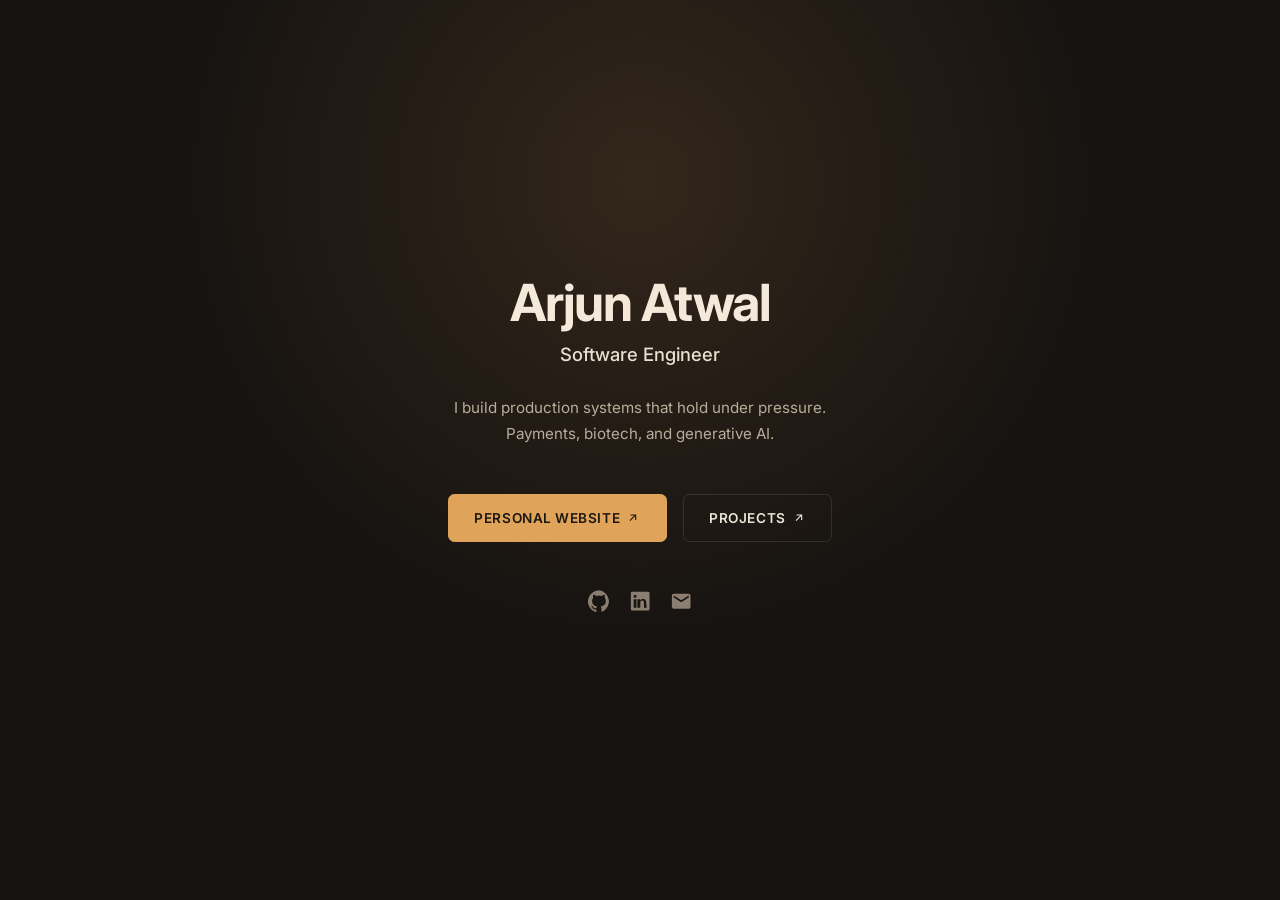
<file: index.html>
<!doctype html>
<html lang="en">
<head>
  <meta charset="utf-8">
  <meta name="viewport" content="width=device-width, initial-scale=1">
  <title>Arjun Atwal</title>
  <meta name="description" content="Arjun Atwal — software engineer building production systems across payments, biotech, and generative AI.">
  <link rel="preconnect" href="https://fonts.googleapis.com">
  <link rel="preconnect" href="https://fonts.gstatic.com" crossorigin>
  <link href="https://fonts.googleapis.com/css2?family=Inter:wght@400;500;600;700&display=swap" rel="stylesheet">
  <style>
    :root {
      --bg: #161311;
      --ink: #ece6dc;
      --ink-bright: #f7f1e8;
      --muted: #b8ada0;
      --faint: #8a7e72;
      --line: rgba(236, 230, 220, 0.12);
      --accent: #e0a45a;
      --accent-dim: rgba(224, 164, 90, 0.12);
      --spot: rgba(224, 164, 90, 0.14);
      --font: "Inter", system-ui, sans-serif;
      --ease: cubic-bezier(0.4, 0, 0.2, 1);
    }

    *, *::before, *::after { box-sizing: border-box; }

    html { scroll-behavior: smooth; }

    body {
      margin: 0;
      min-height: 100vh;
      font-family: var(--font);
      font-size: 1rem;
      line-height: 1.7;
      color: var(--muted);
      background: var(--bg);
      -webkit-font-smoothing: antialiased;
      display: flex;
      align-items: center;
      justify-content: center;
    }

    body::before {
      content: "";
      pointer-events: none;
      position: fixed;
      inset: 0;
      z-index: 30;
      background: radial-gradient(
        600px circle at var(--spot-x, 50%) var(--spot-y, 20%),
        var(--spot),
        transparent 80%
      );
    }

    a {
      color: var(--ink);
      text-decoration: none;
      transition: color 0.2s var(--ease);
    }

    a:hover { color: var(--accent); }

    a:focus-visible {
      outline: 2px solid var(--accent);
      outline-offset: 3px;
    }

    h1, h2, h3 {
      color: var(--ink-bright);
      letter-spacing: -0.025em;
      line-height: 1.2;
      margin: 0;
    }

    p { margin: 0; }

    .landing {
      position: relative;
      z-index: 1;
      text-align: center;
      padding: 4rem 1.5rem;
      max-width: 600px;
      width: 100%;
    }

    .landing h1 {
      font-size: clamp(2.4rem, 5vw, 3.2rem);
      font-weight: 700;
      letter-spacing: -0.03em;
      color: var(--ink-bright);
      margin-bottom: 0.4rem;
    }

    .landing .role {
      font-size: 1.15rem;
      font-weight: 500;
      color: var(--ink);
      margin-bottom: 1.5rem;
    }

    .landing .lede {
      color: var(--muted);
      max-width: 28rem;
      margin: 0 auto 3rem;
      font-size: 0.95rem;
    }

    .btn-group {
      display: flex;
      gap: 1rem;
      justify-content: center;
      flex-wrap: wrap;
    }

    .btn {
      display: inline-flex;
      align-items: center;
      gap: 0.4rem;
      padding: 0.7rem 1.6rem;
      border-radius: 0.4rem;
      font-family: var(--font);
      font-size: 0.85rem;
      font-weight: 600;
      letter-spacing: 0.04em;
      text-transform: uppercase;
      transition: background 0.2s var(--ease), color 0.2s var(--ease), box-shadow 0.2s var(--ease), border-color 0.2s var(--ease);
      cursor: pointer;
    }

    .btn-primary {
      background: var(--accent);
      color: var(--bg);
      border: 1px solid var(--accent);
    }

    .btn-primary:hover {
      background: transparent;
      color: var(--accent);
    }

    .btn-outline {
      background: transparent;
      color: var(--ink);
      border: 1px solid var(--line);
    }

    .btn-outline:hover {
      border-color: var(--accent);
      color: var(--accent);
      box-shadow: 0 0 0 1px rgba(224, 164, 90, 0.08);
    }

    .btn svg {
      width: 0.85rem;
      height: 0.85rem;
      stroke: currentColor;
      fill: none;
      stroke-width: 2;
      transition: transform 0.2s var(--ease);
    }

    .btn:hover svg {
      transform: translate(0.1rem, -0.1rem);
    }

    .socials {
      display: flex;
      align-items: center;
      justify-content: center;
      gap: 1.15rem;
      margin-top: 3rem;
      list-style: none;
      padding: 0;
    }

    .socials a {
      color: var(--faint);
      display: flex;
    }

    .socials a:hover,
    .socials a:focus-visible {
      color: var(--ink-bright);
    }

    .socials svg {
      width: 1.4rem;
      height: 1.4rem;
      fill: currentColor;
    }

    @media (max-width: 480px) {
      .landing h1 { font-size: 2rem; }
      .btn-group { flex-direction: column; align-items: center; }
      .btn { width: 100%; justify-content: center; }
    }

    @media (prefers-reduced-motion: reduce) {
      html { scroll-behavior: auto; }
      body::before { display: none; }
    }
  </style>
</head>
<body>

<div class="landing">
  <h1>Arjun Atwal</h1>
  <p class="role">Software Engineer</p>
  <p class="lede">I build production systems that hold under pressure. Payments, biotech, and generative AI.</p>
  <div class="btn-group">
    <a class="btn btn-primary" href="https://arjun-atwal.me/Personal-Website/">
      Personal Website <svg viewBox="0 0 24 24" aria-hidden="true"><path d="M7 17 17 7M8 7h9v9"/></svg>
    </a>
    <a class="btn btn-outline" href="https://arjun-atwal.me/projects/">
      Projects <svg viewBox="0 0 24 24" aria-hidden="true"><path d="M7 17 17 7M8 7h9v9"/></svg>
    </a>
  </div>
  <ul class="socials">
    <li>
      <a href="https://github.com/JustaShadow2" target="_blank" rel="noopener noreferrer" aria-label="GitHub">
        <svg viewBox="0 0 24 24" aria-hidden="true"><path d="M12 .3a12 12 0 0 0-3.8 23.4c.6.1.8-.3.8-.6v-2.1c-3.3.7-4-1.6-4-1.6-.5-1.3-1.3-1.7-1.3-1.7-1.1-.7.1-.7.1-.7 1.2.1 1.8 1.2 1.8 1.2 1.1 1.8 2.8 1.3 3.5 1 .1-.8.4-1.3.8-1.6-2.7-.3-5.5-1.3-5.5-6a4.7 4.7 0 0 1 1.2-3.2 4.3 4.3 0 0 1 .1-3.2s1-.3 3.3 1.2a11.4 11.4 0 0 1 6 0C16.8 4.7 17.8 5 17.8 5c.5 1.3.2 2.3.1 3.2a4.7 4.7 0 0 1 1.2 3.2c0 4.7-2.8 5.7-5.5 6 .4.3.8 1 .8 2.1v3.1c0 .3.2.7.8.6A12 12 0 0 0 12 .3Z"/></svg>
      </a>
    </li>
    <li>
      <a href="https://www.linkedin.com/in/arjun-atwal-852a90241/" target="_blank" rel="noopener noreferrer" aria-label="LinkedIn">
        <svg viewBox="0 0 24 24" aria-hidden="true"><path d="M20.5 2h-17A1.5 1.5 0 0 0 2 3.5v17A1.5 1.5 0 0 0 3.5 22h17a1.5 1.5 0 0 0 1.5-1.5v-17A1.5 1.5 0 0 0 20.5 2ZM8 19H5v-9h3ZM6.5 8.4A1.7 1.7 0 1 1 8.2 6.7 1.7 1.7 0 0 1 6.5 8.4ZM19 19h-3v-4.7c0-1.3 0-3-1.8-3s-2.1 1.4-2.1 2.9V19H9v-9h2.9v1.3a3.2 3.2 0 0 1 2.9-1.6c3.1 0 3.7 2 3.7 4.7Z"/></svg>
      </a>
    </li>
    <li>
      <a href="mailto:atwalarjun@icloud.com" aria-label="Email">
        <svg viewBox="0 0 24 24" aria-hidden="true"><path d="M20 4H4a2 2 0 0 0-2 2v12a2 2 0 0 0 2 2h16a2 2 0 0 0 2-2V6a2 2 0 0 0-2-2Zm0 4-8 5L4 8V6l8 5 8-5Z"/></svg>
      </a>
    </li>
  </ul>
</div>

<script>
  const reduceMotion = window.matchMedia("(prefers-reduced-motion: reduce)").matches;
  if (!reduceMotion) {
    window.addEventListener("pointermove", (e) => {
      document.body.style.setProperty("--spot-x", `${e.clientX}px`);
      document.body.style.setProperty("--spot-y", `${e.clientY}px`);
    }, { passive: true });
  }
</script>
</body>
</html>
</file>
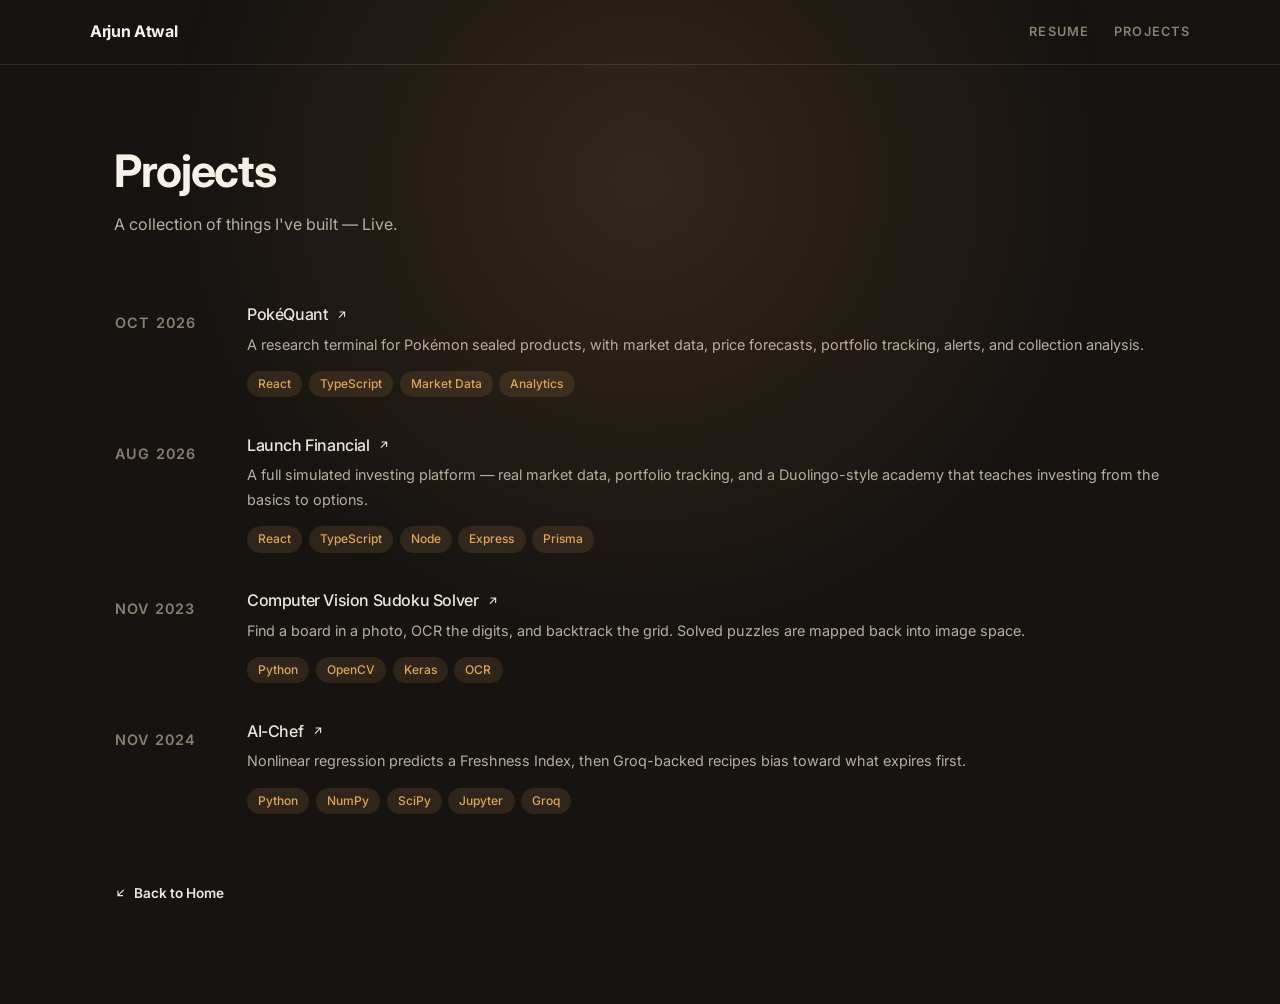
<file: projects/index.html>
<!doctype html>
<html lang="en">
<head>
  <meta charset="utf-8">
  <meta name="viewport" content="width=device-width, initial-scale=1">
  <title>Projects - Arjun Atwal</title>
  <meta name="description" content="Projects by Arjun Atwal — computer vision, AI tools, and more.">
  <link rel="preconnect" href="https://fonts.googleapis.com">
  <link rel="preconnect" href="https://fonts.gstatic.com" crossorigin>
  <link href="https://fonts.googleapis.com/css2?family=Inter:wght@400;500;600;700&display=swap" rel="stylesheet">
  <style>
    :root {
      --bg: #161311;
      --ink: #ece6dc;
      --ink-bright: #f7f1e8;
      --muted: #b8ada0;
      --faint: #8a7e72;
      --line: rgba(236, 230, 220, 0.12);
      --accent: #e0a45a;
      --accent-dim: rgba(224, 164, 90, 0.12);
      --spot: rgba(224, 164, 90, 0.14);
      --font: "Inter", system-ui, sans-serif;
      --ease: cubic-bezier(0.4, 0, 0.2, 1);
    }

    *, *::before, *::after { box-sizing: border-box; }

    html { scroll-behavior: smooth; }

    body {
      margin: 0;
      min-height: 100vh;
      font-family: var(--font);
      font-size: 1rem;
      line-height: 1.7;
      color: var(--muted);
      background: var(--bg);
      -webkit-font-smoothing: antialiased;
    }

    body::before {
      content: "";
      pointer-events: none;
      position: fixed;
      inset: 0;
      z-index: 30;
      background: radial-gradient(
        600px circle at var(--spot-x, 50%) var(--spot-y, 20%),
        var(--spot),
        transparent 80%
      );
    }

    a {
      color: var(--ink);
      text-decoration: none;
      transition: color 0.2s var(--ease);
    }

    a:hover { color: var(--accent); }

    a:focus-visible {
      outline: 2px solid var(--accent);
      outline-offset: 3px;
    }

    h1, h2, h3 {
      color: var(--ink-bright);
      letter-spacing: -0.025em;
      line-height: 1.2;
      margin: 0;
    }

    p { margin: 0; }

    ul { margin: 0; padding: 0; }

    .header {
      position: sticky;
      top: 0;
      z-index: 20;
      padding: 0 1.5rem;
      background: rgba(22, 19, 17, 0.88);
      backdrop-filter: blur(12px);
      border-bottom: 1px solid var(--line);
    }

    .header-inner {
      max-width: 1100px;
      margin: 0 auto;
      display: flex;
      align-items: center;
      justify-content: space-between;
      height: 4rem;
    }

    .header .logo {
      font-weight: 700;
      font-size: 1rem;
      color: var(--ink-bright);
      letter-spacing: -0.02em;
    }

    .header nav {
      display: flex;
      gap: 1.5rem;
    }

    .header nav a {
      font-size: 0.8rem;
      font-weight: 600;
      letter-spacing: 0.1em;
      text-transform: uppercase;
      color: var(--faint);
    }

    .header nav a:hover {
      color: var(--ink-bright);
    }

    .page-intro {
      position: relative;
      z-index: 1;
      max-width: 1100px;
      margin: 0 auto;
      padding: 5rem 1.5rem 3rem;
    }

    .page-intro h1 {
      font-size: clamp(2rem, 4vw, 2.8rem);
      font-weight: 700;
      letter-spacing: -0.03em;
      margin-bottom: 0.75rem;
    }

    .page-intro p {
      font-size: 1rem;
      color: var(--muted);
      max-width: 36rem;
    }

    .projects-section {
      position: relative;
      z-index: 1;
      max-width: 1100px;
      margin: 0 auto;
      padding: 0 1.5rem 6rem;
    }

    .card-list {
      display: flex;
      flex-direction: column;
    }

    .card {
      position: relative;
      display: grid;
      grid-template-columns: 7rem 1fr;
      gap: 0.5rem 1.25rem;
      padding: 1.15rem 1.2rem;
      margin: 0 -1.2rem;
      border-radius: 0.5rem;
      border: 1px solid transparent;
      transition: background 0.15s var(--ease), border-color 0.15s var(--ease),
        opacity 0.15s var(--ease), box-shadow 0.15s var(--ease);
    }

    .card-list:hover .card {
      opacity: 0.5;
    }

    .card-list:hover .card:hover,
    .card-list:hover .card:focus-within {
      opacity: 1;
    }

    .card:hover,
    .card:focus-within {
      background: rgba(224, 164, 90, 0.05);
      border-color: var(--line);
      box-shadow: 0 0 0 1px rgba(224, 164, 90, 0.08),
        inset 0 1px 0 0 rgba(236, 230, 220, 0.06);
    }

    .when {
      font-size: 0.75rem;
      font-weight: 600;
      letter-spacing: 0.08em;
      text-transform: uppercase;
      color: var(--faint);
      padding-top: 0.35rem;
    }

    .card h3 {
      font-size: 1rem;
      font-weight: 500;
      color: var(--ink);
      margin-bottom: 0.5rem;
    }

    .card:hover h3,
    .card:focus-within h3 {
      color: var(--accent);
    }

    .card p {
      font-size: 0.9rem;
    }

    .card-link {
      position: relative;
      z-index: 1;
      color: inherit;
    }

    .card h3 .arrow {
      display: inline-block;
      width: 0.85rem;
      height: 0.85rem;
      margin-left: 0.25rem;
      vertical-align: -0.05rem;
      stroke: currentColor;
      fill: none;
      stroke-width: 2;
      transition: transform 0.2s var(--ease);
    }

    .card:hover h3 .arrow,
    .card:focus-within h3 .arrow {
      transform: translate(0.15rem, -0.15rem);
    }

    .pills {
      display: flex;
      flex-wrap: wrap;
      gap: 0.4rem;
      margin-top: 0.85rem;
      list-style: none;
    }

    .pills li {
      font-size: 0.75rem;
      font-weight: 500;
      color: var(--accent);
      background: var(--accent-dim);
      padding: 0.2rem 0.7rem;
      border-radius: 999px;
    }

    .back-link {
      display: inline-flex;
      align-items: center;
      gap: 0.4rem;
      margin-top: 3rem;
      font-weight: 600;
      font-size: 0.85rem;
      color: var(--ink);
    }

    .back-link:hover { color: var(--accent); }

    .back-link svg {
      width: 0.85rem;
      height: 0.85rem;
      stroke: currentColor;
      fill: none;
      stroke-width: 2;
    }

    @media (max-width: 768px) {
      .card {
        grid-template-columns: 1fr;
        gap: 0.35rem;
        margin-left: 0;
        margin-right: 0;
        padding-left: 0;
        padding-right: 0;
      }

      .card-list:hover .card {
        opacity: 1;
      }

      .header nav { gap: 1rem; }
      .header nav a { font-size: 0.7rem; }
    }

    @media (prefers-reduced-motion: reduce) {
      html { scroll-behavior: auto; }
      body::before { display: none; }
      .card, .card h3 .arrow { transition: none; }
    }
  </style>
</head>
<body>

<div class="header">
  <div class="header-inner">
    <a class="logo" href="https://arjun-atwal.me/">Arjun Atwal</a>
    <nav>
      <a href="https://arjun-atwal.me/Personal-Website/">Resume</a>
      <a href="https://arjun-atwal.me/projects/">Projects</a>
    </nav>
  </div>
</div>

<div class="page-intro">
  <h1>Projects</h1>
  <p>A collection of things I've built — Live.</p>
</div>

<section class="projects-section">
  <div class="card-list">

    <article class="card">
      <p class="when">Oct 2026</p>
      <div>
        <h3>
          <a class="card-link" href="https://arjun-atwal.me/projects/pokequant/">PokéQuant <svg class="arrow" viewBox="0 0 24 24" aria-hidden="true"><path d="M7 17 17 7M8 7h9v9"/></svg></a>
        </h3>
        <p>A research terminal for Pokémon sealed products, with market data, price forecasts, portfolio tracking, alerts, and collection analysis.</p>
        <ul class="pills">
          <li>React</li><li>TypeScript</li><li>Market Data</li><li>Analytics</li>
        </ul>
      </div>
    </article>

    <article class="card">
      <p class="when">Aug 2026</p>
      <div>
        <h3>
          <a class="card-link" href="https://arjun-atwal.me/projects/wealthsimple-clone/">Launch Financial <svg class="arrow" viewBox="0 0 24 24" aria-hidden="true"><path d="M7 17 17 7M8 7h9v9"/></svg></a>
        </h3>
        <p>A full simulated investing platform — real market data, portfolio tracking, and a Duolingo-style academy that teaches investing from the basics to options.</p>
        <ul class="pills">
          <li>React</li><li>TypeScript</li><li>Node</li><li>Express</li><li>Prisma</li>
        </ul>
      </div>
    </article>

    <article class="card">
      <p class="when">Nov 2023</p>
      <div>
        <h3>
          <a class="card-link" href="https://arjun-atwal.me/projects/sudoku-solver/">Computer Vision Sudoku Solver <svg class="arrow" viewBox="0 0 24 24" aria-hidden="true"><path d="M7 17 17 7M8 7h9v9"/></svg></a>
        </h3>
        <p>Find a board in a photo, OCR the digits, and backtrack the grid. Solved puzzles are mapped back into image space.</p>
        <ul class="pills">
          <li>Python</li><li>OpenCV</li><li>Keras</li><li>OCR</li>
        </ul>
      </div>
    </article>

    <article class="card">
      <p class="when">Nov 2024</p>
      <div>
        <h3>
          <a class="card-link" href="https://arjun-atwal.me/projects/chef-ai/">AI-Chef <svg class="arrow" viewBox="0 0 24 24" aria-hidden="true"><path d="M7 17 17 7M8 7h9v9"/></svg></a>
        </h3>
        <p>Nonlinear regression predicts a Freshness Index, then Groq-backed recipes bias toward what expires first.</p>
        <ul class="pills">
          <li>Python</li><li>NumPy</li><li>SciPy</li><li>Jupyter</li><li>Groq</li>
        </ul>
      </div>
    </article>

  </div>

  <a class="back-link" href="https://arjun-atwal.me/">
    <svg viewBox="0 0 24 24" aria-hidden="true"><path d="M17 7 7 17M16 17H7v-9"/></svg>
    Back to Home
  </a>
</section>

<script>
  const reduceMotion = window.matchMedia("(prefers-reduced-motion: reduce)").matches;
  if (!reduceMotion) {
    window.addEventListener("pointermove", (e) => {
      document.body.style.setProperty("--spot-x", `${e.clientX}px`);
      document.body.style.setProperty("--spot-y", `${e.clientY}px`);
    }, { passive: true });
  }
</script>
</body>
</html>
</file>
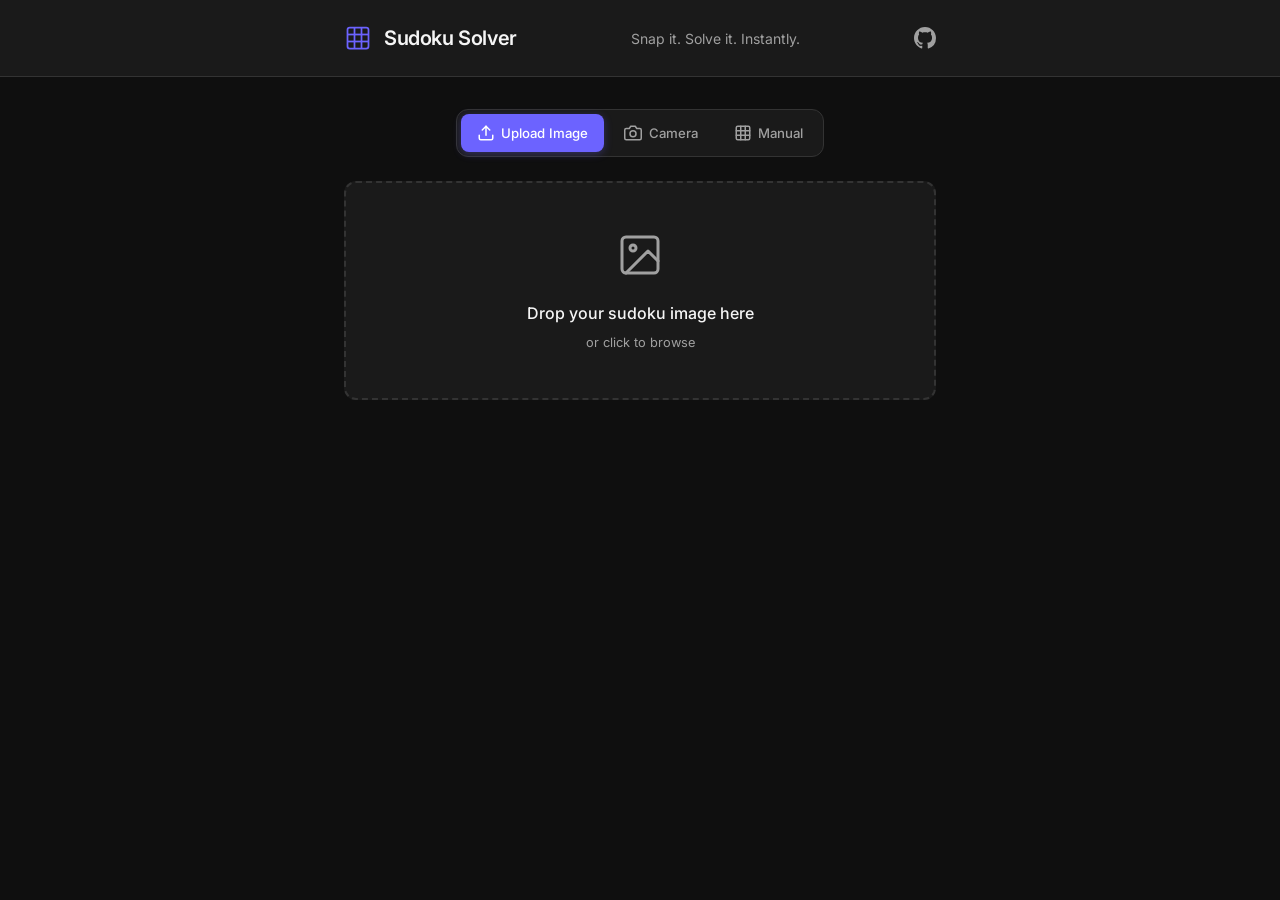
<file: projects/sudoku-solver/index.html>
<!DOCTYPE html>
<html lang="en">
  <head>
    <meta charset="UTF-8" />
    <link rel="icon" type="image/svg+xml" href="/vite.svg" />
    <meta name="viewport" content="width=device-width, initial-scale=1.0" />
    <title>Sudoku Solver</title>
    <link rel="preconnect" href="https://fonts.googleapis.com">
    <link rel="preconnect" href="https://fonts.gstatic.com" crossorigin>
    <link href="https://fonts.googleapis.com/css2?family=Inter:wght@300;400;500;600;700&display=swap" rel="stylesheet">
    <script type="module" crossorigin src="/projects/sudoku-solver/assets/index-CZgBfnoG.js"></script>
    <link rel="stylesheet" crossorigin href="/projects/sudoku-solver/assets/index-r355xOWj.css">
  </head>
  <body>
    <div id="root"></div>
  </body>
</html>
</file>
<file: projects/sudoku-solver/assets/index-r355xOWj.css>
.header{border-bottom:1px solid var(--border);background:var(--bg-secondary)}.header-content{justify-content:space-between;align-items:center;max-width:640px;margin:0 auto;padding:1.5rem;display:flex}.logo{align-items:center;gap:.75rem;display:flex}.logo svg{color:var(--accent)}.logo h1{letter-spacing:-.02em;font-size:1.25rem;font-weight:600}.tagline{color:var(--text-secondary);font-size:.875rem;font-weight:400}.github-link{color:var(--text-secondary);align-items:center;transition:color .2s;display:flex}.github-link:hover{color:var(--text-primary)}@media (width<=480px){.tagline{display:none}}.upload-container{width:100%}.dropzone{border:2px dashed var(--border);border-radius:var(--radius);cursor:pointer;background:var(--bg-secondary);flex-direction:column;align-items:center;gap:.75rem;padding:3rem 2rem;transition:all .2s;display:flex}.dropzone:hover,.dropzone.active{border-color:var(--accent);background:var(--accent-glow)}.dropzone-icon{color:var(--text-secondary);margin-bottom:.5rem}.dropzone:hover .dropzone-icon,.dropzone.active .dropzone-icon{color:var(--accent)}.dropzone-text{color:var(--text-primary);font-size:1rem;font-weight:500}.dropzone-hint{color:var(--text-secondary);font-size:.8rem}.preview-container{flex-direction:column;align-items:center;gap:1.25rem;display:flex}.preview-image{border-radius:var(--radius);border:1px solid var(--border);object-fit:contain;max-width:100%;max-height:360px}.preview-actions{gap:.75rem;display:flex}.webcam-container{width:100%}.camera-start{border:2px dashed var(--border);border-radius:var(--radius);background:var(--bg-secondary);flex-direction:column;align-items:center;gap:1rem;padding:3rem 2rem;display:flex}.camera-btn{align-items:center;gap:.5rem;display:flex}.camera-hint{color:var(--text-secondary);font-size:.85rem}.camera-error{color:var(--error);font-size:.85rem}.video-wrapper{border-radius:var(--radius);background:#000;position:relative;overflow:hidden}.video-feed{border-radius:var(--radius);width:100%;display:block}.video-overlay{pointer-events:none;justify-content:center;align-items:center;display:flex;position:absolute;inset:0}.guide-frame{aspect-ratio:1;border:2px solid #6c63ff99;border-radius:8px;width:70%;box-shadow:0 0 0 9999px #0000004d}.video-controls{justify-content:center;align-items:center;gap:1.5rem;display:flex;position:absolute;bottom:1rem;left:0;right:0}.capture-btn{background:#ffffff4d;border:3px solid #fff;border-radius:50%;justify-content:center;align-items:center;width:64px;height:64px;transition:all .15s;display:flex}.capture-btn:hover{background:#fff6;transform:scale(1.05)}.capture-btn-inner{background:#fff;border-radius:50%;width:48px;height:48px;transition:transform .15s}.capture-btn:active .capture-btn-inner{transform:scale(.9)}.board-wrapper{flex-direction:column;align-items:center;gap:1rem;display:flex}.board{background:var(--border);border:2px solid var(--text-secondary);border-radius:var(--radius-sm);aspect-ratio:1;grid-template-rows:repeat(9,minmax(0,1fr));grid-template-columns:repeat(9,minmax(0,1fr));gap:1px;width:100%;max-width:450px;display:grid;overflow:visible}.cell{background:var(--bg-secondary);justify-content:center;align-items:center;min-width:0;min-height:0;font-size:clamp(.75rem,2.5vw,1.125rem);font-weight:500;transition:background .15s;display:flex}.cell:hover{background:var(--bg-hover)}.cell-given{color:var(--text-primary);font-weight:700}.cell-solved{color:var(--accent);font-weight:500}.border-left{border-left:2px solid var(--text-secondary)}.border-top{border-top:2px solid var(--text-secondary)}.board-legend{color:var(--text-secondary);gap:1.5rem;font-size:.8rem;display:flex}.legend-item{align-items:center;gap:.4rem;display:flex}.legend-dot{border-radius:50%;width:10px;height:10px}.legend-dot.given{background:var(--text-primary)}.legend-dot.solved{background:var(--accent)}.editable-grid-wrapper{justify-content:center;width:100%;padding:0 .5rem;display:flex}.editable-grid{background:var(--border);border:2px solid var(--text-secondary);border-radius:var(--radius-sm);aspect-ratio:1;grid-template-rows:repeat(9,minmax(0,1fr));grid-template-columns:repeat(9,minmax(0,1fr));gap:1px;width:100%;max-width:450px;display:grid;overflow:visible}.grid-cell{background:var(--bg-secondary);width:100%;min-width:0;height:100%;min-height:0;color:var(--text-primary);text-align:center;border:none;outline:none;padding:0;font-family:Inter,monospace;font-size:clamp(.75rem,2.5vw,1.125rem);font-weight:600;transition:background .15s}.grid-cell:focus{background:var(--accent-glow);z-index:1;box-shadow:inset 0 0 0 2px var(--accent);position:relative}.grid-cell:hover:not(:focus):not(:disabled){background:var(--bg-hover)}.grid-cell:disabled{opacity:.7;cursor:not-allowed}.grid-cell.border-left{border-left:2px solid var(--text-secondary)}.grid-cell.border-top{border-top:2px solid var(--text-secondary)}.grid-cell::-webkit-outer-spin-button{-webkit-appearance:none;margin:0}.grid-cell::-webkit-inner-spin-button{-webkit-appearance:none;margin:0}.grid-cell[type=number]{-moz-appearance:textfield}.progress-container{flex-direction:column;gap:.5rem;width:100%;display:flex}.progress-label{color:var(--text-secondary);font-size:.85rem;font-weight:500}.progress-track{background:var(--bg-secondary);border:1px solid var(--border);border-radius:3px;width:100%;height:6px;overflow:hidden}.progress-fill{background:linear-gradient(90deg, var(--accent), #8b7dff);border-radius:3px;height:100%;transition:width .4s}.progress-percent{color:var(--text-secondary);text-align:right;font-variant-numeric:tabular-nums;font-size:.75rem}.app{flex-direction:column;min-height:100vh;display:flex}.main{flex-direction:column;flex:1;align-items:center;gap:1.5rem;width:100%;max-width:640px;margin:0 auto;padding:2rem 1.5rem;display:flex}.mode-toggle{background:var(--bg-secondary);border-radius:var(--radius);border:1px solid var(--border);gap:.25rem;padding:4px;display:flex}.mode-btn{border-radius:var(--radius-sm);color:var(--text-secondary);background:0 0;align-items:center;gap:.4rem;padding:.625rem 1rem;font-size:.825rem;font-weight:500;transition:all .2s;display:flex}.mode-btn:hover{color:var(--text-primary);background:var(--bg-hover)}.mode-btn.active{background:var(--accent);color:#fff;box-shadow:0 2px 8px #6c63ff4d}.capture-area{width:100%}.error-message{border-radius:var(--radius-sm);color:var(--error);background:#ef535014;border:1px solid #ef535040;align-items:flex-start;gap:.75rem;width:100%;padding:1rem 1.25rem;font-size:.85rem;line-height:1.5;display:flex}.error-icon{background:var(--error);color:#fff;border-radius:50%;flex-shrink:0;justify-content:center;align-items:center;min-width:20px;height:20px;margin-top:1px;font-size:.7rem;font-weight:700;display:flex}.review-section{flex-direction:column;align-items:center;gap:1.25rem;width:100%;display:flex}.section-title{color:var(--text-primary);font-size:1.25rem;font-weight:600}.section-desc{color:var(--text-secondary);text-align:center;max-width:400px;font-size:.875rem}.review-actions{gap:.75rem;margin-top:.5rem;display:flex}.result-section{flex-direction:column;align-items:center;gap:1.5rem;width:100%;display:flex}.result-title{color:var(--success);font-size:1.5rem;font-weight:600}.result-actions{gap:.75rem;display:flex}.btn-primary{background:var(--accent);color:#fff;border-radius:var(--radius-sm);padding:.75rem 1.5rem;font-size:.875rem;font-weight:500;transition:all .2s}.btn-primary:hover{background:var(--accent-hover);transform:translateY(-1px);box-shadow:0 4px 12px #6c63ff4d}.btn-primary:disabled{opacity:.5;cursor:not-allowed;box-shadow:none;transform:none}.btn-secondary{background:var(--bg-secondary);color:var(--text-secondary);border-radius:var(--radius-sm);border:1px solid var(--border);padding:.75rem 1.5rem;font-size:.875rem;font-weight:500;transition:all .2s}.btn-secondary:hover{background:var(--bg-hover);color:var(--text-primary);border-color:var(--text-secondary)}.btn-secondary:disabled{opacity:.5;cursor:not-allowed}*,:before,:after{box-sizing:border-box;margin:0;padding:0}:root{--bg-primary:#0f0f0f;--bg-secondary:#1a1a1a;--bg-card:#222;--bg-hover:#2a2a2a;--text-primary:#f5f5f5;--text-secondary:#a0a0a0;--accent:#6c63ff;--accent-hover:#5a52d5;--accent-glow:#6c63ff26;--border:#333;--success:#4caf50;--error:#ef5350;--radius:12px;--radius-sm:8px;--shadow:0 4px 24px #0000004d}body{background-color:var(--bg-primary);color:var(--text-primary);-webkit-font-smoothing:antialiased;-moz-osx-font-smoothing:grayscale;min-height:100vh;font-family:Inter,-apple-system,BlinkMacSystemFont,sans-serif}#root{flex-direction:column;min-height:100vh;display:flex}button{cursor:pointer;border:none;outline:none;font-family:inherit}input,select,textarea{font-family:inherit}
</file>
